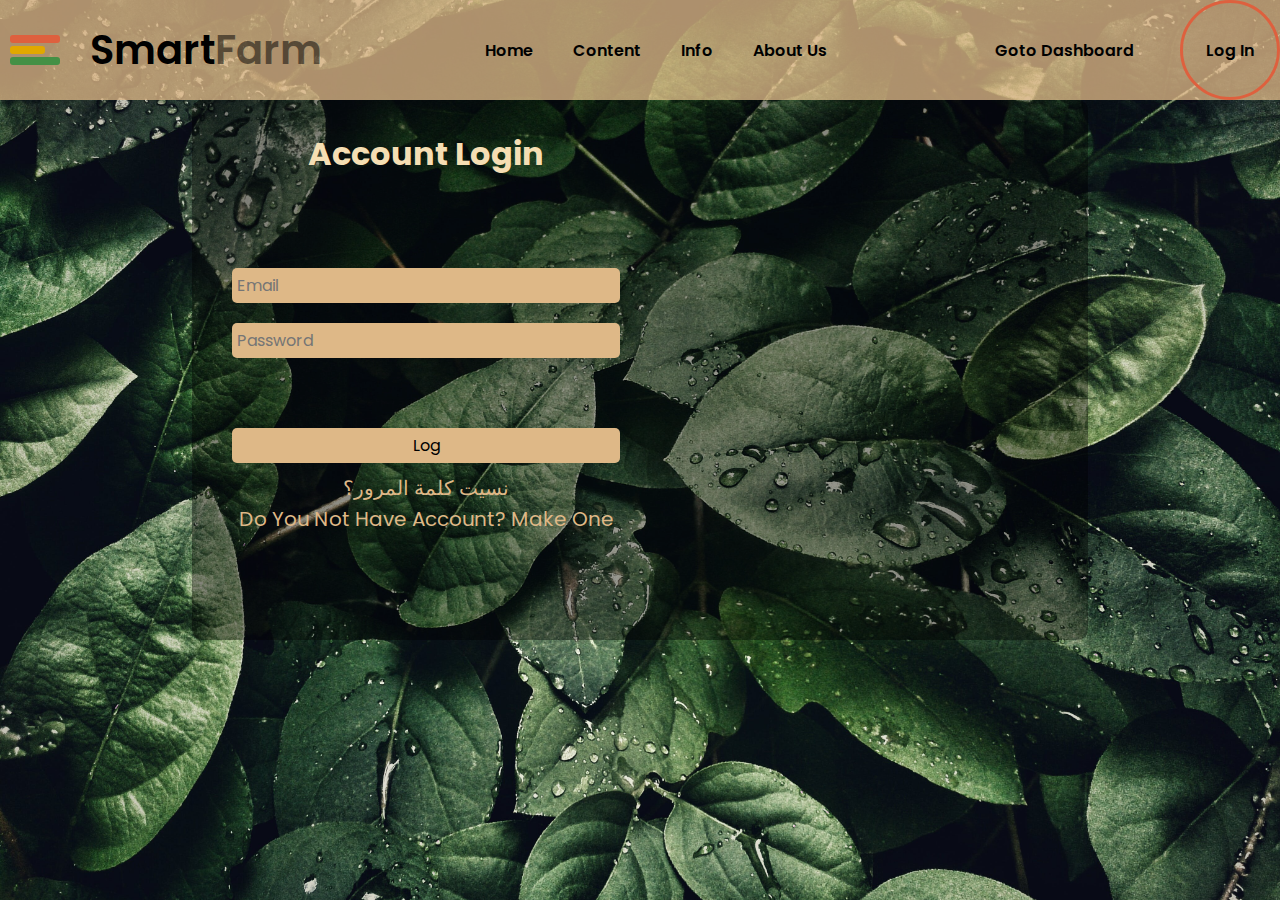
<file: index.html>
<!DOCTYPE html>
<html>

<head>
    <meta charset="UTF-8">
    <title>smart farm</title>
    <link rel="stylesheet" href="css/marge.css">
    <link
        href="https://fonts.googleapis.com/css2?family=Barlow+Condensed:wght@600&family=Poppins:wght@100;200;300;400;500;600;700;800;900&display=swap"
        rel="stylesheet">
</head>
</head>

<body>
    <div class="nav">
        <header>
            <div class="logo">
                <div class="log">
                    <span class="a"></span>
                    <span class="b"></span>
                    <span class="c"></span>
                </div>
                <span class="name">smart<span>Farm</span></span>
            </div>
            <div class="access">
                <ul>
                    <li><a href="pages/home/index.html">home</a></li>
                    <li><a href="pages/contact/smart/index.html">content</a></li>
                    <li><a href="pages/about/about.html">info</a></li>
                    <li><a href="pages/about/about.html">about us</a></li>
                </ul>
            </div>
            <div class="login">
                <ul>
                    <a href="./pages/dashboard.html">
                        <li><button onclick="logtosign()">Goto dashboard</button></li>

                    </a>
                    <li class="lgn"><span><button onclick="signtolog()">log in </button><i class="fa-solid fa-arrow-right"></i></span></li>
                </ul>
            </div>
        </header>
    </div>
    <div class="grandpa">

        <div class="container" id="item3">
            <div class="transform">

                <form class="sign" id="item2" action="register now">
                    <h1>Account Register</h1>
                    <label for="FirstName"></label>
                    <input type="text" placeholder="First Name" required>
                    <label for="LastName"></label>
                    <input type="text" placeholder="LastName" required>
                    <label for="password"></label>
                    <input type="password" placeholder="password" required>
                    <label for="confirm"></label>
                    <input type="password" placeholder="confirm password" required>
                    <label for="Email"></label>
                    <input type="email" placeholder="Email@gmail.com" required>
                    <label for="Number"></label>
                    <input type="text" placeholder="Phone Number" required>
                    <div class="buttom">
                        <input type="submit" value="sign">
                        <button onclick="signtolog()" class="log-buttom" id="log"> log</button>
                    </div>
                </form>
                <form class="log" id="item1" action="LOGIN" method="post">
                    <h1>Account Login</h1>
                    <label for="User Name"></label>
                    <input type="email" placeholder="email" required>
                    <label for="password"></label>
                    <input type="password" placeholder="password" required>
                    <input style="margin-top: 60px;" type="submit" value="log">
                    <div class="links">
                        <a href="#">نسيت كلمة المرور؟</a>
                        <button onclick="logtosign()"> do you not have Account? make one</button>
                    </div>
                </form>
            </div>
        </div>
    </div>
    <script src="JS/marge.js"></script>
</body>

</html>
</file>
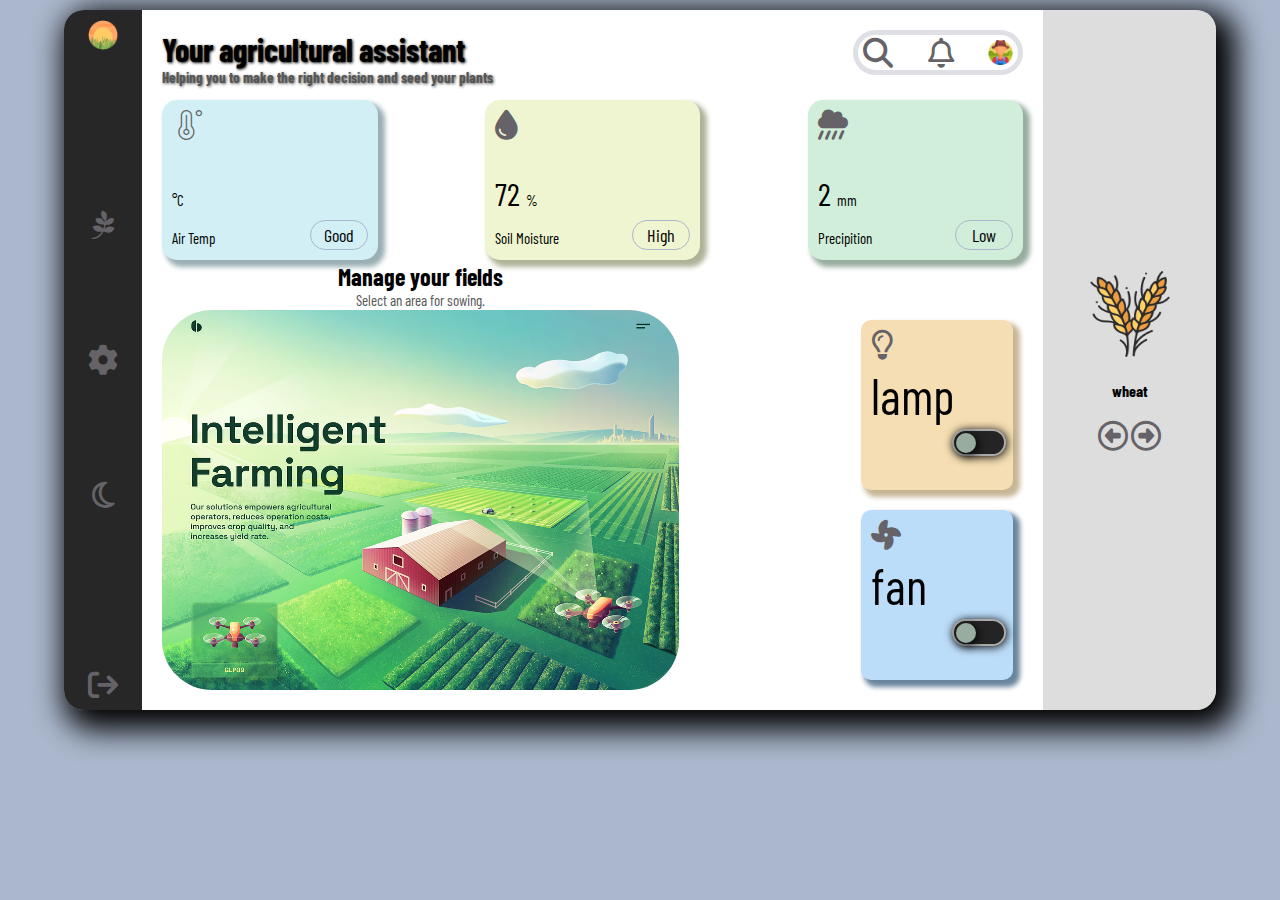
<file: pages/dashboard.html>
<!DOCTYPE html>
<html>

<head>
  <title>test css</title>
  <meta charset="UTF-8" />
  <meta name="css" content="this content" />
  <link rel="stylesheet" href="../css/css1.css" />
  <link rel="stylesheet" href="../css/all.min.css" />
  <link rel="stylesheet" href="../css/uicons-thin-straight.css" />
  <link rel="preconnect" href="../https://fonts.googleapis.com">
  <link rel="preconnect" href="https://fonts.gstatic.com" crossorigin>
  <link href="https://fonts.googleapis.com/css2?family=Barlow+Condensed:wght@600&display=swap" rel="stylesheet">
</head>

<body id="targetElement2">
  <div class="container">
    <div class="sidebar">
      <img src="../image/sunset (2).png" alt="" width="30" />
      <div class="icon">
        <i class="fa-brands fa-pagelines"></i>
        <i class="fa-solid fa-gear " id="changeColorButton"></i>
        <i class="fa-regular fa-moon" id="night_mode"></i>
      </div>
      <i class="fa-solid fa-arrow-right-from-bracket"></i>
    </div>
    <div class="content" id="targetElement1">
      <div class="description">
        <h1>Your agricultural assistant
          <p>Helping you to make the right decision and seed your plants</p>
        </h1>
        <div class="nav" id="targetElement4">
          <i class="fa-solid fa-magnifying-glass"></i>
          <i class="fa-regular fa-bell"></i>
          <img src="../image/farmer (1).png" alt="" width="25" />
        </div>
      </div>
      <div class="board">
        <div class="board1">
          <i class="fi fi-ts-temperature-high"></i>
          <span class="temper">
            <span id="temperature"></span><span class="celsius">°C<br>Air Temp</span>
          </span>
          <span class="state">Good</span>
        </div>
        <div class="board2">
          <i class="fa-solid fa-droplet"></i>
          <span class="temper">72 <span class="celsius">%<br>Soil Moisture</span> </span>
          <span class="state">High</span>
        </div>
        <div class="board3">
          <i class="fa-solid fa-cloud-showers-heavy"></i>
          <span class="temper">2 <span class="celsius">mm<br>Precipition</span> </span>
          <span class="state">Low</span>
        </div>
      </div>
      <h2 class="say">Manage your fields <br>
        <span class="celsius">Select an area for sowing.</span>
      </h2>
      <div class="fields">
        <img src="../image/original-932ec7c34ed2c3302739bb4ca6859ff1.png" alt="">
      </div>
      <div class="board4">
        <i class="fa-regular fa-lightbulb"></i>
        <p>lamp</p>
        <span  class="button-switch" id="button-switch1" onclick="onoroffforlamp()">
          <span class="button-ball"></span>
        </span>

      </div>
      <div class="board5">
      <i class="fa-solid fa-fan"></i>
      <p>fan</p>
      <span class="button-switch" id="button-switch2" onclick="onoroffforfan()">
        <span class="button-ball"></span>
      </span>

      </div>
      <!-- <div class="arrow">
        <i class="fa-solid fa-arrow-left arrowleft"></i>
        <i class="fa-solid fa-arrow-right arrowright"></i>
      </div> -->
    </div>
    <div class="sidebar2" id="targetElement3">
      <img src="../image/wheat.png" alt="" width="100" height="90" />
      <h4>wheat</h4>
      <div class="plant">
        <span><i class="fa-regular fa-circle-left"></i></span>
        <span><i class="fa-regular fa-circle-right"></i></span>
      </div>
    </div>
  </div>
  <script src="../JS/javascript.js"></script>
</body>

</html>
</file>
<file: css/marge.css>
* {
  box-sizing: border-box;
  font-family: "Poppins", sans-serif;
  margin: 0;
  text-transform: capitalize;
}
body {
  background-image: url(../image/pexels-sohail-nachiti-807598.jpg);
  background-size: cover;
  background-repeat: no-repeat;


}
header {
  display: flex;
  justify-content: space-between;
  align-items: center;
  background-color: rgba(222, 184, 135, 0.773);
  
}
.logo {
  display: flex;
  align-items: center;
}
header .log {
  display: flex;
  flex-direction: column;
  width: 70px;
  height: 50px;
  margin-right: 20px;
}

header .log .a {
  width: 100%;
  height: calc(100% / 3);
  background-color: #de603e;
  border-radius: 3px;
  margin-bottom: 3px;
}
header .log .b {
  width: 70%;
  height: calc(100% / 3);
  background-color: #e1a800;
  border-radius: 3px;
  margin-bottom: 3px;
  transition-duration: 0.3s;
  transition-timing-function: ease-in;
}
header .log .c {
  width: 100%;
  height: calc(100% / 3);
  background-color: #449045;
  border-radius: 3px;
}
header .log:hover .b {
  width: 100%;
}

.logo .name {
  font-size: 40px;
  font-weight: 600;
  font-family: "Poppins", sans-serif;
}
.logo .name span {
  opacity: 0.5;
}
.access ul {
  margin: 0px;
  padding: 0px;
  display: flex;
  font-family: "Poppins", sans-serif;
}
.access ul li {
  list-style: none;
  margin-left: 40px;
  font-weight: 600;
}
header .login {
  text-transform: uppercase;
  font-family: "Poppins", sans-serif;
}
header .login ul {
  margin: 0px;
  padding: 0px;
  display: flex;
  align-items: center;
}
header .login ul button{
  background-color: transparent;
  border: none;
  font-weight: 600;
  font-size: 16px;
}
header .login ul li {
  list-style: none;
  margin-left: 40px;
  font-weight: 600;
}
header .login ul .lgn {
  border: #de603e solid 3px;
  border-radius: 50%;
  width: 100px;
  height: 100px;
  position: relative;
}
header .login ul .lgn span {
  position: absolute;
  top: 50%;
  left: 50%;
  transform: translate(-50%, -50%);
  white-space: nowrap;
  /* font-size: 40px; */
}
header .login ul .lgn span i {
  font-weight: normal;
}
header .access a{
  text-decoration: none;
  color: black;

}
.grandpa{
  display: flex;
  justify-content: center;
  align-items: center;
}

.container {
  width: 70%;
  height: 10%;
  background-color: rgba(0, 0, 0, 0.393);
  display: flex;
  padding: 20px;
  border-radius: 10px;
  /* justify-content: flex-end; */
}
.sign {
  width: 100%;
  height: 70%;
  display: flex;
  flex-direction: column;
  padding: 10px;
  display: none;

}
.log {
  width: 100%;
  height: 70%;
  display: flex;
  flex-direction: column;
  padding: 10px;
}
.log input {
  margin: 10px;
  padding: 5px;
  border-radius: 5px;
  outline: none;
  border: none;
  height: 100px;
  background-color: burlywood;
  color: black;
  font-size: 16px;
}
.log .links{
  display: flex;
  flex-direction: column;
  justify-content: center;
  align-items: center;
  height: 100%;
}
.log .links a{
  text-decoration: none;
  font-size: 20px;
  color: burlywood;

}
.log .links button{
  background-color: transparent;
  color: burlywood;
  border: none;
  font-size: 20px;
}
.sign input,
.buttom .log-buttom {
  margin: 10px;
  padding: 5px;
  border-radius: 5px;
  outline: none;
  border: none;
  height: 100%;
  background-color: burlywood;
  color: black;
  font-size: 16px;
}
h1{
    margin-bottom: 80px;
    color: wheat;
    text-align: center;
}
.sign .buttom{
    
    display: flex;
    /* flex-direction: row; */
    /* justify-items: center; */

}
.buttom .log-buttom ,
.buttom input{
    width: 100%;

}
.transform{
  width: 50%;
  height: 500px;
  display: flex;
}
</file>
<file: css/css1.css>
body {
  background-color: #aab7cc;
  margin: 0;
  font-family: "Barlow Condensed", sans-serif;
}
.container {
  margin: 10px auto;
  display: flex;
  width: 90vw;
  box-shadow: 10px 10px 30px 10px black;
  border-radius: 20px;
  height: 700px;
}
.sidebar {
  background-color: #272727;
  border-top-left-radius: 20px;
  border-bottom-left-radius: 20px;
  padding: 10px;
  display: flex;
  width: 5%;
  flex-grow: 1;
  flex-direction: column;
  justify-content: space-between;
  align-items: center;
  /* transition: transform 0.3s ease-in-out; */
}
#changeColorButton:hover {
  transform: rotate(90deg);
  transition: transform 0.5s ease-in-out;
  text-shadow: 0px 0px 3px #83d532;
}
#night_mode:hover {
  transform: rotate(360deg);
  transition: transform 0.5s ease-in-out;
  text-shadow: 0px 0px 3px #83d532;
}
i {
  color: #656367;
  font-size: 30px;
}
.icon {
  display: flex;
  justify-content: center;
  flex-wrap: wrap;
  width: 10px;
  align-content: space-between;
  height: 300px;
}
.content {
  display: grid;
  grid-template-columns: repeat(5, 1fr);
  grid-template-rows: 70px 160px 50px 190px 190px ;
  grid-template-areas:
    "desc desc desc desc desc"
    "board board board board board"
    "say say say . arrow "
    "fields fields fields . lamp"
    "fields fields fields . fan";
  background-color: white;
  /* width: 80px; */
  height: 660px;
  flex-grow: 22;
  padding: 20px;
  transition-duration: 1s;
  transition-timing-function: ease-in;
}

.description {
  grid-area: desc;
  display: flex;
  justify-content: space-between;
}
.description h1 p {
  color: #565656;
  margin: 0;
  font-size: 15px;
}
.description h1 {
  text-shadow: 1px 1px 3px;
  margin: 0;
}

.sidebar2 {
  width: 15%;
  flex-grow: 0;
  background-color: #dddddd;
  display: flex;
  justify-content: center;
  align-items: center;
  flex-direction: column;
  border-top-right-radius: 20px;
  border-bottom-right-radius: 20px;
}

.nav {
  display: flex;
  width: 150px;
  height: 25px;
  justify-content: space-between;
  border: 5px solid #dfe0e6;
  padding: 5px;
  border-radius: 50px;
  align-items: center;
  grid-area: nav;
}
.board1 {
  background-color: #d1eff5;
  box-shadow: 5px 5px 5px 2px #99afb3;
}
.board2 {
  background-color: #f0f5d1;
  box-shadow: 5px 5px 5px 2px #afb399;
}
.board3 {
  background-color: #d1eedb;
  box-shadow: 5px 5px 5px 2px #98ac9f;
}
.board4 {
  grid-area: lamp;
  background-color: wheat;
  border-radius: 10px;
  box-sizing: border-box;
  padding: 10px;
  margin: 10px;
  position: relative;
  box-shadow: 5px 5px 5px 2px rgb(199, 182, 150);
}
.board5 {
  border-radius: 10px;
  box-sizing: border-box;
  padding: 10px;
  margin: 10px;
  grid-area: fan;
  background-color: rgb(188, 221, 250);
  position: relative;
  box-shadow: 5px 5px 5px 2px rgb(105, 133, 157);
}
.board4 .button-switch,
.board5 .button-switch {
  display: flex;
  justify-content: start;
  align-items: center;
  width: 50px;
  height: 23px;
  background-color: #242424;
  border: #aaaaaa 2px solid;
  border-radius: 50px;
  position: absolute;
  bottom: 20%;
  left: 60%;
  box-shadow: 1px 1px 10px 0px black;

}
.board4 .button-switch .button-ball,
.board5 .button-switch .button-ball {
  box-sizing: border-box;
  width: 20px;
  height: 20px;
  border-radius: 50%;
  margin: 2px;
  background-color: #98ac9f;
  box-shadow: 2px 2px 10px 0px black;

}
.board4 p,
 .board5 p {
  font-size: 50px;
  margin-top: 5px;
  padding: 0;
}
.board {
  display: flex;
  justify-content: space-between;
  grid-area: board;
}
.board1,
.board2,
.board3 {
  box-sizing: border-box;
  width: 25%;
  border-radius: 15px;
  padding: 10px;
  position: relative;
}
.temper {
  position: absolute;
  bottom: 10px;
  left: 10px;
  font-size: 32px;
}
.celsius {
  font-size: 15px;
  font-weight: normal;
}
.state {
  border: 1px solid #aab7cc;
  border-radius: 15px;
  font-size: 18px;
  padding: 3px;
  position: absolute;
  bottom: 10px;
  right: 10px;
  width: 50px;
  text-align: center;
}
.say {
  grid-area: say;
  margin: 0;
  display: flex;
  align-items: center;
  flex-direction: column;
  justify-content: center;
}
.say span {
  color: #565656;
}
.fields {
  grid-area: fields;
  display: flex;
  justify-content: center;
  /* width:100%;
 height:100%; */
}
.fields img {
  border-radius: 50px;
  width: 100%;
}
.arrow {
  grid-area: arrow;
  display: flex;
  justify-content: center;
  align-items: center;
}
</file>
